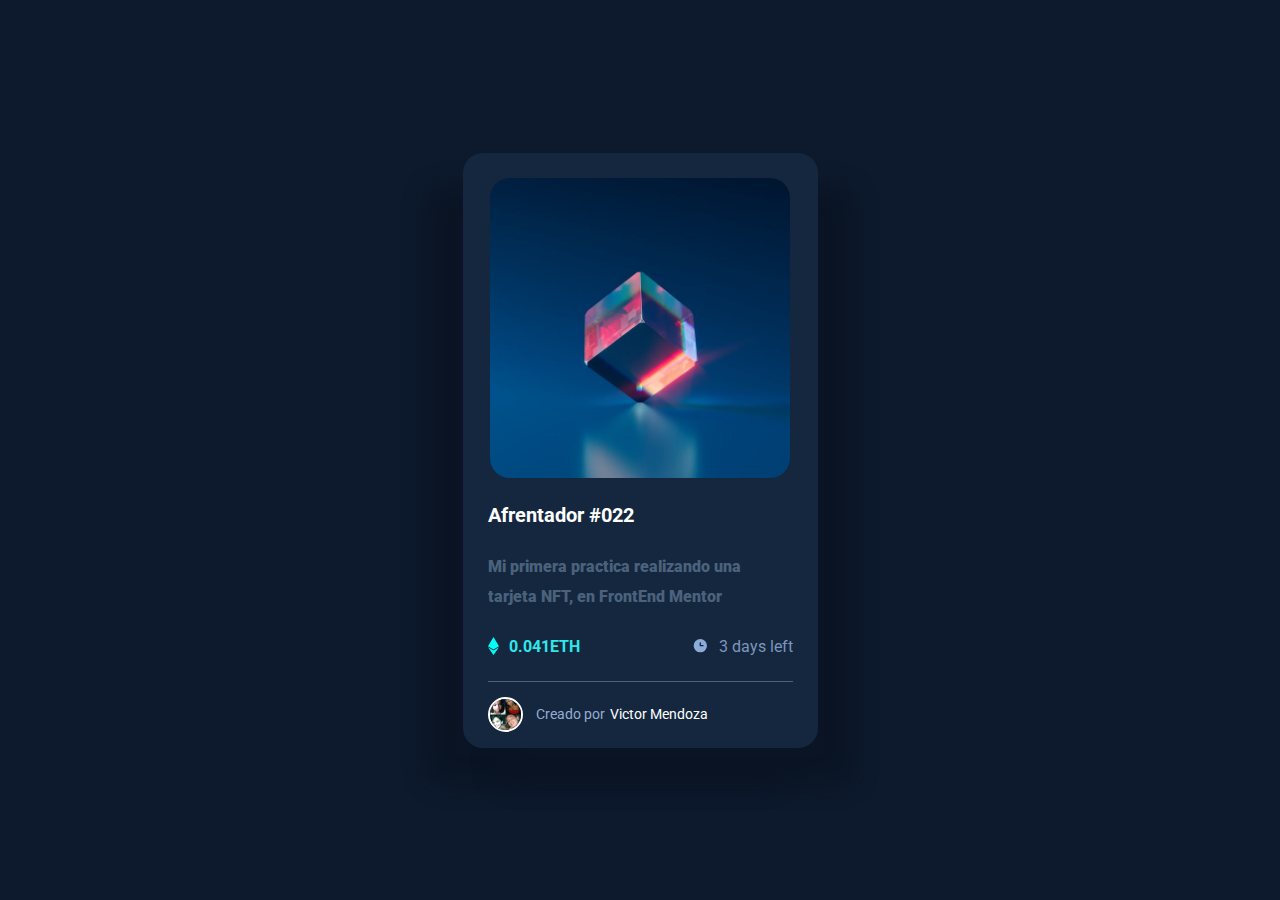
<file: index.html>
<!DOCTYPE html>
<html lang="en">

<head>
  <meta charset="UTF-8">
  <meta http-equiv="X-UA-Compatible" content="IE=edge">
  <meta name="viewport" content="width=device-width, initial-scale=1.0">
  <link rel="stylesheet" href="/css/style.css">
  <link rel="preconnect" href="https://fonts.googleapis.com">
  <link rel="preconnect" href="https://fonts.gstatic.com" crossorigin>
  <link href="https://fonts.googleapis.com/css2?family=Roboto:wght@300;700&display=swap" rel="stylesheet">
  <title>Tarjeta-NFT</title>
</head>

<body>
  <div class="main">
    <div class="main_image">
      <div class="main_image-card">
        <!-- Aqui va una imagen agregada por CSS -->
      </div>
    </div>
    <div class="main_title">
      <h2>Afrentador #022</h2>
      <p>Mi primera practica realizando una tarjeta NFT, en FrontEnd Mentor</p>
    </div>
    <div class="main_icon">
        <div class="main_icon-eth">
          <svg width="11" height="18" xmlns="http://www.w3.org/2000/svg"><path d="M11 10.216 5.5 18 0 10.216l5.5 3.263 5.5-3.262ZM5.5 0l5.496 9.169L5.5 12.43 0 9.17 5.5 0Z" fill="#00FFF8"/></svg>
          <p>0.041ETH</p>
        </div>
        <div class="main_icon-time">
          <svg width="17" height="17" xmlns="http://www.w3.org/2000/svg"><path d="M8.305 2.007a6.667 6.667 0 1 0 0 13.334 6.667 6.667 0 0 0 0-13.334Zm2.667 7.334H8.305a.667.667 0 0 1-.667-.667V6.007a.667.667 0 0 1 1.334 0v2h2a.667.667 0 0 1 0 1.334Z" fill="#8BACD9"/></svg>
          <p>3 days left</p>
        </div>
    </div>
    <div class="main_avatar">
        <img class="main_avatar-image" src="images/avatar-1.png" alt="">
        <p class="main_avatar-text">Creado por</p>
        <p class="main_avatar-name">victor mendoza</p>
    </div>
  </div>
</body>
</html>
</file>
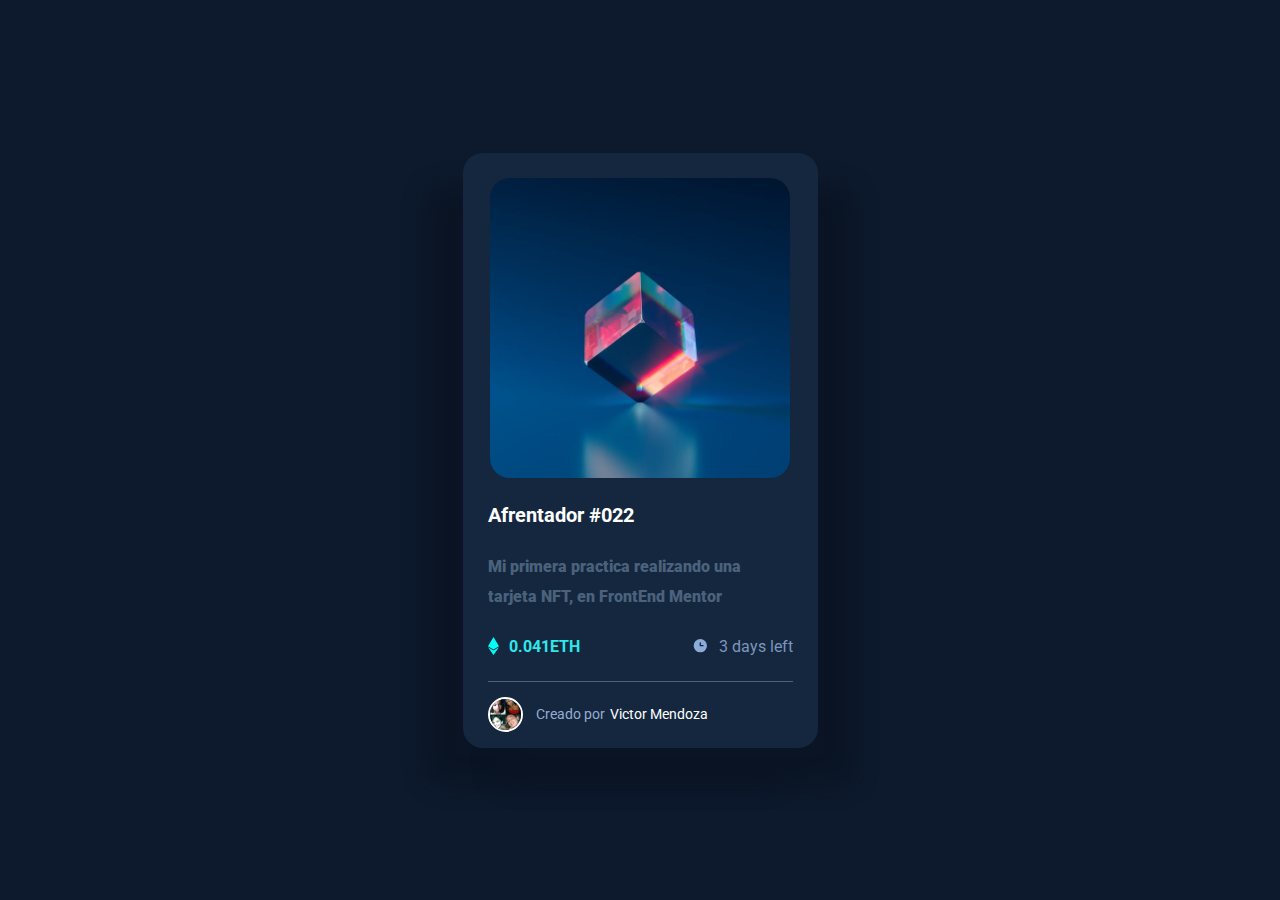
<file: nft-card/index.html>
<!DOCTYPE html>
<html lang="en">

<head>
  <meta charset="UTF-8">
  <meta http-equiv="X-UA-Compatible" content="IE=edge">
  <meta name="viewport" content="width=device-width, initial-scale=1.0">
  <link rel="stylesheet" href="/css/style.css">
  <link rel="preconnect" href="https://fonts.googleapis.com">
  <link rel="preconnect" href="https://fonts.gstatic.com" crossorigin>
  <link href="https://fonts.googleapis.com/css2?family=Roboto:wght@300;700&display=swap" rel="stylesheet">
  <title>Tarjeta-NFT</title>
</head>

<body>
  <div class="main">
    <div class="main_image">
      <div class="main_image-card"></div>
    </div>
    <div class="main_title">
      <h2>Afrentador #022</h2>
      <p>Mi primera practica realizando una tarjeta NFT, en FrontEnd Mentor</p>
    </div>
    <div class="main_icon">
        <div class="main_icon-eth">
          <svg width="11" height="18" xmlns="http://www.w3.org/2000/svg"><path d="M11 10.216 5.5 18 0 10.216l5.5 3.263 5.5-3.262ZM5.5 0l5.496 9.169L5.5 12.43 0 9.17 5.5 0Z" fill="#00FFF8"/></svg>
          <p>0.041ETH</p>
        </div>
        <div class="main_icon-time">
          <svg width="17" height="17" xmlns="http://www.w3.org/2000/svg"><path d="M8.305 2.007a6.667 6.667 0 1 0 0 13.334 6.667 6.667 0 0 0 0-13.334Zm2.667 7.334H8.305a.667.667 0 0 1-.667-.667V6.007a.667.667 0 0 1 1.334 0v2h2a.667.667 0 0 1 0 1.334Z" fill="#8BACD9"/></svg>
          <p>3 days left</p>
        </div>
    </div>
    <div class="main_avatar">
        <img class="main_avatar-image" src="images/avatar-1.png" alt="">
        <p class="main_avatar-text">Creado por</p>
        <p class="main_avatar-name">victor mendoza</p>
    </div>
  </div>
</body>
</html>
</file>
<file: css/style.css>
*, body{
    font-family: 'Roboto', sans-serif;
    box-sizing: border-box;
    margin: 0;
    padding: 0;
}
body{
    height: 100vh;
    background-color: #0D1A2D;
    display: flex;
    justify-content: center;
    align-items: center;
}
.main{
    width: 355px;
    height: 595px;
    padding: 25px;
    background-color: #14273E;
    border-radius: 20px;
    box-shadow: 35px 35px 23px #0a1424, -35px 35px 23px #0a1424;
}
.main_image{
    width: 100%;
    display: flex;
    justify-content: center;
    align-items: center;
}
.main_image-card{
    width: 300px;
    height: 300px;
    border-radius: 20px;
    background-image: url(/images/image-equilibrium.jpg);
    background-position: center;
    background-size: contain;
    background-repeat: no-repeat;
    cursor: pointer;
}
.main_image-card:hover:after{
    display: grid;
    place-items:center;
    border-radius: 20px;
    content: url(/images/icon-view.svg);
    background-color: #2fe9ec81;
    width: 300px;
    height: 300px;
}
.main_title{
    padding-top: 25px;
}
.main_title h2{
    margin-bottom: 25px;
    font-size: 20px;
    color:#fff;
    font-weight: bold;
    cursor: pointer;
}
.main_title h2:hover{
    color:#2FE8EC;
}
.main_title p{
    line-height: 30px;
    color: #4B627C;
    font-weight: 900;
}
.main_icon{
    margin-top: 25px;
    display: flex;
    justify-content: space-between;
    padding-bottom: 25px;
    border-bottom: 1px solid #4B627C;
}
.main_icon-eth{
    display: flex;
    color: #2FE8EC;
    font-weight: bold;
    gap: 10px;
}
.main_icon-time{
    color: #7D96BB;
    display: flex;
    gap: 10px;
}
.main_avatar{
    margin-top: 15px;
    display: flex;
    align-items: center;
    gap: 5px;
}
.main_avatar-image{
    height: 35px;
    margin-right: 8px;
    border: 2px solid #fff;
    border-radius: 50%;
}
.main_avatar-text{
    color: #95aed3;
    font-size: 14px;
}
.main_avatar-name{
    color: #fff;
    font-size: 14px;
    text-transform: capitalize;
    cursor: pointer;
}
.main_avatar-name:hover{
    color:#2FE8EC;    
}
</file>
